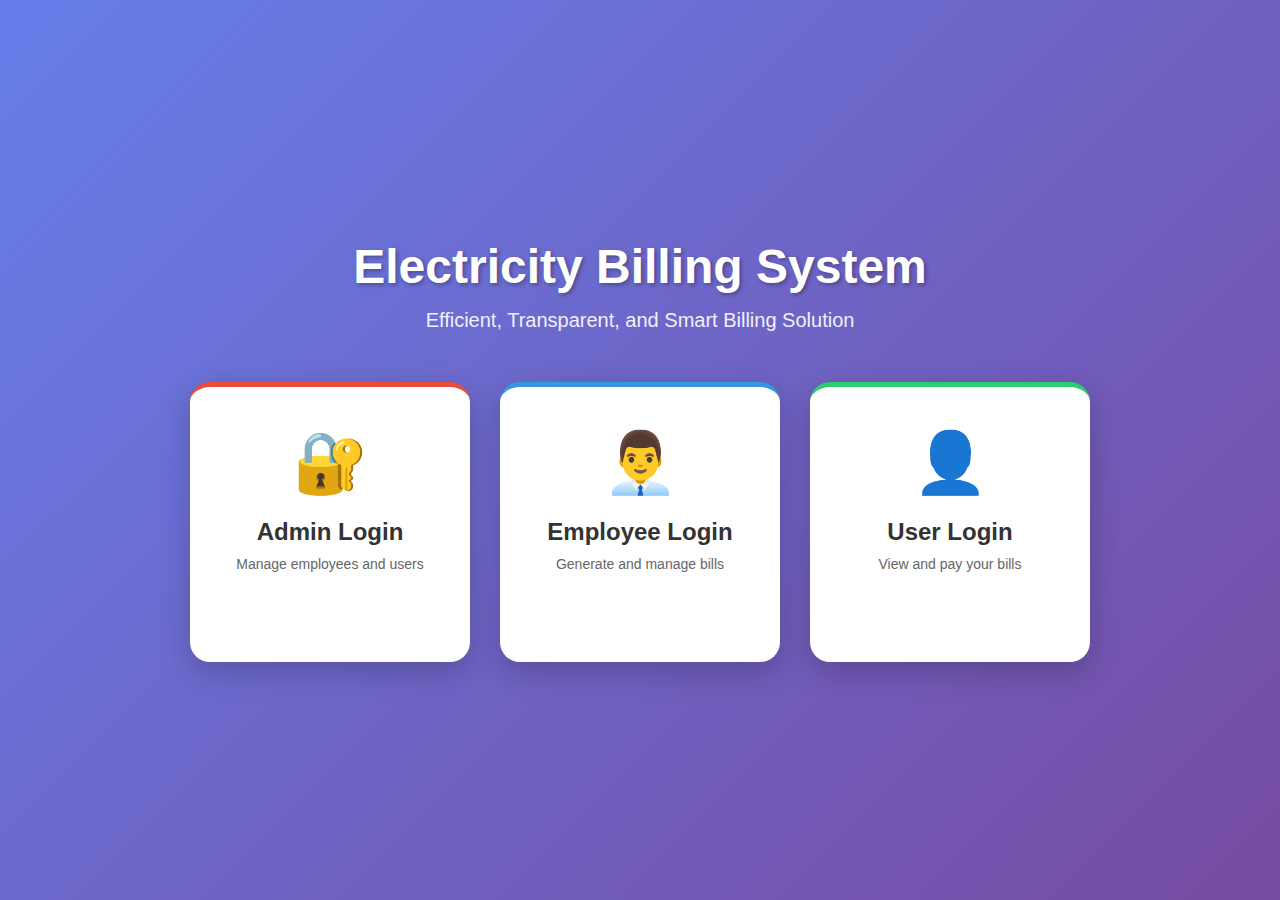
<file: LAB_1/index.html>
<!DOCTYPE html>
<html lang="en">
<head>
    <meta charset="UTF-8">
    <meta name="viewport" content="width=device-width, initial-scale=1.0">
    <title>Electricity Billing System - Home</title>
    <link rel="stylesheet" href="style.css">
</head>
<body>
    <div class="index-container">
        <div class="index-content">
        
            <h1>Electricity Billing System</h1>
            <p>Efficient, Transparent, and Smart Billing Solution</p>
            
            <div class="login-options">
                <a href="admin_login.php" class="login-card admin">
                    <div class="login-card-icon">🔐</div>
                    <h3>Admin Login</h3>
                    <p>Manage employees and users</p>
                </a>
                
                <a href="employee_login.php" class="login-card employee">
                    <div class="login-card-icon">👨‍💼</div>
                    <h3>Employee Login</h3>
                    <p>Generate and manage bills</p>
                </a>
                
                <a href="user_login.php" class="login-card user">
                    <div class="login-card-icon">👤</div>
                    <h3>User Login</h3>
                    <p>View and pay your bills</p>
                </a>
            </div>
        </div>
    </div>
</body>
</html>
</file>
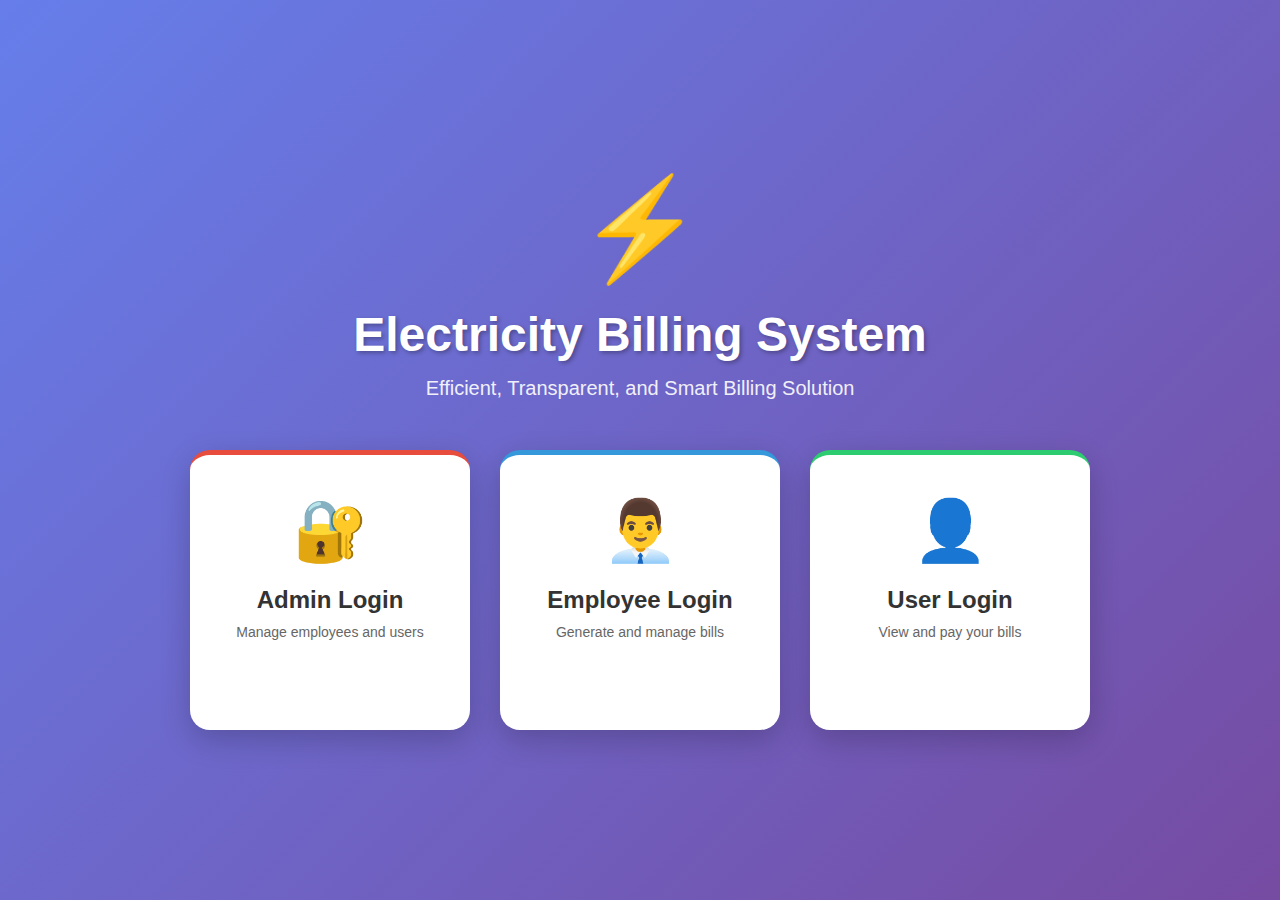
<file: TASK-1/index.html>
<!DOCTYPE html>
<html lang="en">
<head>
    <meta charset="UTF-8">
    <meta name="viewport" content="width=device-width, initial-scale=1.0">
    <title>Electricity Billing System - Home</title>
    <link rel="stylesheet" href="style.css">
</head>
<body>
    <div class="index-container">
        <div class="index-content">
            <div class="index-logo">⚡</div>
            <h1>Electricity Billing System</h1>
            <p>Efficient, Transparent, and Smart Billing Solution</p>
            
            <div class="login-options">
                <a href="admin_login.php" class="login-card admin">
                    <div class="login-card-icon">🔐</div>
                    <h3>Admin Login</h3>
                    <p>Manage employees and users</p>
                </a>
                
                <a href="employee_login.php" class="login-card employee">
                    <div class="login-card-icon">👨‍💼</div>
                    <h3>Employee Login</h3>
                    <p>Generate and manage bills</p>
                </a>
                
                <a href="user_login.php" class="login-card user">
                    <div class="login-card-icon">👤</div>
                    <h3>User Login</h3>
                    <p>View and pay your bills</p>
                </a>
            </div>
        </div>
    </div>
</body>
</html>
</file>
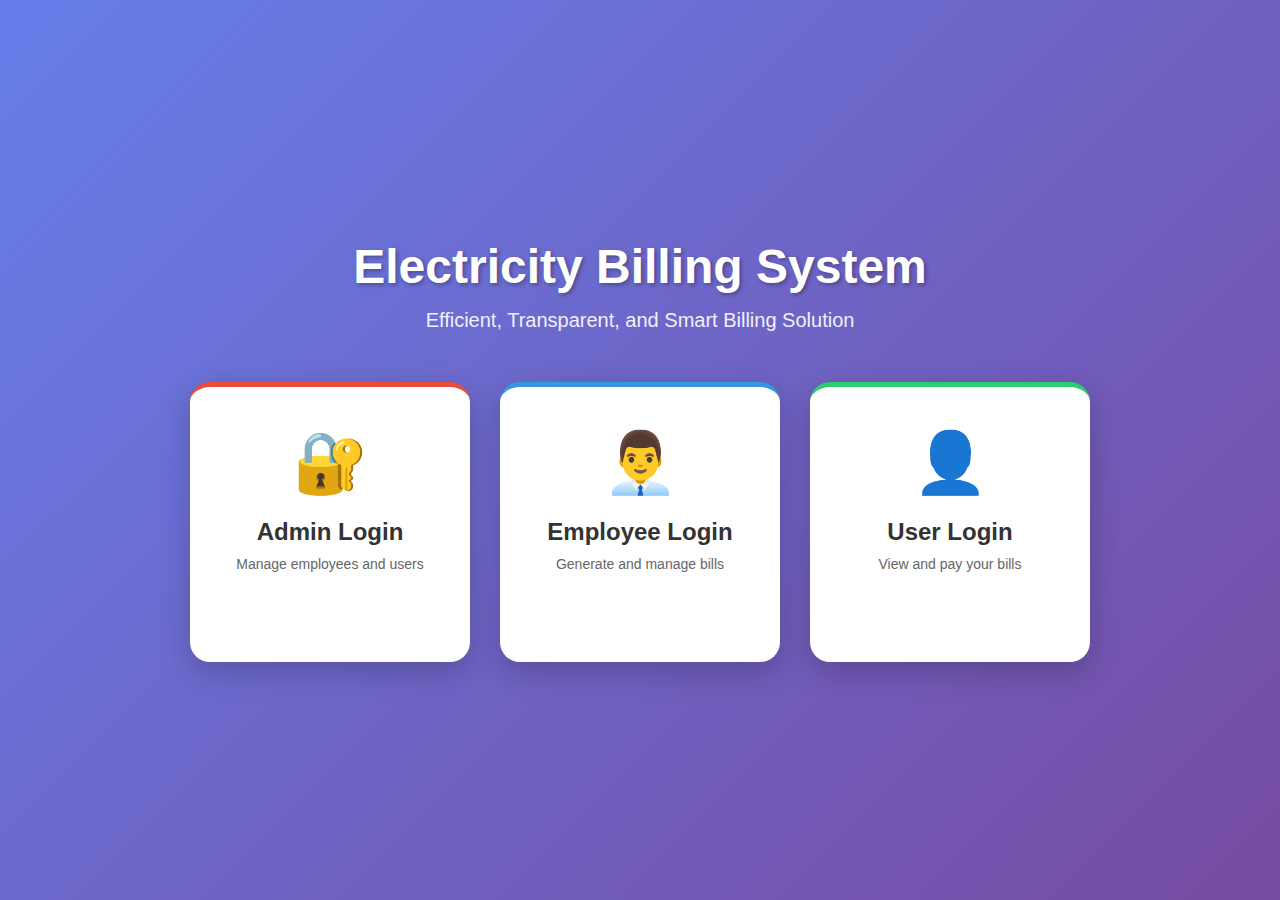
<file: Electricity Billing System TASK-2/public/index.html>
<!DOCTYPE html>
<html lang="en">
<head>
    <meta charset="UTF-8">
    <meta name="viewport" content="width=device-width, initial-scale=1.0">
    <title>Electricity Billing System - Home</title>
    <link rel="stylesheet" href="../assets/style.css">
</head>
<body>
    <div class="index-container">
        <div class="index-content">
        
            <h1>Electricity Billing System</h1>
            <p>Efficient, Transparent, and Smart Billing Solution</p>
            
            <div class="login-options">
                <a href="../authentication/admin_login.php" class="login-card admin">
                    <div class="login-card-icon">🔐</div>
                    <h3>Admin Login</h3>
                    <p>Manage employees and users</p>
                </a>
                
                <a href="../authentication/employee_login.php" class="login-card employee">
                    <div class="login-card-icon">👨‍💼</div>
                    <h3>Employee Login</h3>
                    <p>Generate and manage bills</p>
                </a>
                
                <a href="../authentication/user_login.php" class="login-card user">
                    <div class="login-card-icon">👤</div>
                    <h3>User Login</h3>
                    <p>View and pay your bills</p>
                </a>
            </div>
        </div>
    </div>
</body>
</html>
</file>
<file: LAB_1/style.css>
/* Global Styles */
* {
    margin: 0;
    padding: 0;
    box-sizing: border-box;
}

body {
    font-family: 'Segoe UI', Tahoma, Geneva, Verdana, sans-serif;
    background: linear-gradient(135deg, #667eea 0%, #764ba2 100%);
    min-height: 100vh;
}

/* Index Page Styles */
.index-container {
    min-height: 100vh;
    display: flex;
    align-items: center;
    justify-content: center;
    padding: 20px;
}

.index-content {
    text-align: center;
    color: white;
}

.index-logo {
    font-size: 100px;
    margin-bottom: 20px;
    animation: pulse 2s infinite;
}

@keyframes pulse {
    0%, 100% { transform: scale(1); }
    50% { transform: scale(1.1); }
}

.index-content h1 {
    font-size: 48px;
    margin-bottom: 15px;
    text-shadow: 2px 2px 4px rgba(0,0,0,0.3);
}

.index-content p {
    font-size: 20px;
    margin-bottom: 50px;
    opacity: 0.9;
}

.login-options {
    display: flex;
    gap: 30px;
    justify-content: center;
    flex-wrap: wrap;
}

.login-card {
    background: white;
    padding: 40px;
    border-radius: 20px;
    width: 280px;
    transition: all 0.3s;
    cursor: pointer;
    text-decoration: none;
    color: inherit;
    box-shadow: 0 10px 30px rgba(0,0,0,0.2);
}

.login-card:hover {
    transform: translateY(-10px);
    box-shadow: 0 20px 50px rgba(0,0,0,0.3);
}

.login-card-icon {
    font-size: 60px;
    margin-bottom: 20px;
}

.login-card h3 {
    font-size: 24px;
    margin-bottom: 10px;
    color: #333;
}

.login-card p {
    font-size: 14px;
    color: #666;
    opacity: 1;
}

.login-card.admin { border-top: 5px solid #e74c3c; }
.login-card.employee { border-top: 5px solid #3498db; }
.login-card.user { border-top: 5px solid #2ecc71; }

/* Login Page Styles */
.login-container {
    min-height: 100vh;
    display: flex;
    align-items: center;
    justify-content: center;
    padding: 20px;
}

.login-box {
    background: white;
    padding: 40px;
    border-radius: 20px;
    box-shadow: 0 20px 60px rgba(0,0,0,0.3);
    width: 100%;
    max-width: 450px;
    animation: slideUp 0.5s ease;
}

@keyframes slideUp {
    from {
        opacity: 0;
        transform: translateY(30px);
    }
    to {
        opacity: 1;
        transform: translateY(0);
    }
}

.login-header {
    text-align: center;
    margin-bottom: 30px;
}

.login-header h1 {
    font-size: 32px;
    color: #333;
    margin-bottom: 5px;
}

.login-header p {
    color: #666;
    font-size: 14px;
}

.form-group {
    margin-bottom: 20px;
}

.form-group label {
    display: block;
    margin-bottom: 8px;
    color: #333;
    font-weight: 600;
}

.form-group input,
.form-group select,
.form-group textarea {
    width: 100%;
    padding: 12px 15px;
    border: 2px solid #e0e0e0;
    border-radius: 8px;
    font-size: 14px;
    transition: all 0.3s;
}

.form-group input:focus,
.form-group select:focus,
.form-group textarea:focus {
    outline: none;
    border-color: #667eea;
    box-shadow: 0 0 0 3px rgba(102, 126, 234, 0.1);
}

.form-group textarea {
    resize: vertical;
    min-height: 100px;
}

.btn {
    width: 100%;
    padding: 14px;
    border: none;
    border-radius: 8px;
    font-size: 16px;
    font-weight: 600;
    cursor: pointer;
    transition: all 0.3s;
}

.btn-primary {
    background: linear-gradient(135deg, #667eea 0%, #764ba2 100%);
    color: white;
}

.btn-primary:hover {
    transform: translateY(-2px);
    box-shadow: 0 5px 20px rgba(102, 126, 234, 0.4);
}

.btn-success {
    background: linear-gradient(135deg, #2ecc71 0%, #27ae60 100%);
    color: white;
}

.btn-danger {
    background: linear-gradient(135deg, #e74c3c 0%, #c0392b 100%);
    color: white;
}

.alert {
    padding: 12px;
    border-radius: 8px;
    margin-bottom: 20px;
    font-size: 14px;
}

.alert-success {
    background: #d4edda;
    color: #155724;
    border: 1px solid #c3e6cb;
}

.alert-error {
    background: #f8d7da;
    color: #721c24;
    border: 1px solid #f5c6cb;
}

.back-link {
    text-align: center;
    margin-top: 20px;
}

.back-link a {
    color: #667eea;
    text-decoration: none;
    font-size: 14px;
}

.back-link a:hover {
    text-decoration: underline;
}

/* Dashboard Styles */
.dashboard {
    min-height: 100vh;
    background: #f5f7fa;
}

.navbar {
    background: linear-gradient(135deg, #667eea 0%, #764ba2 100%);
    color: white;
    padding: 15px 30px;
    display: flex;
    justify-content: space-between;
    align-items: center;
    box-shadow: 0 2px 10px rgba(0,0,0,0.1);
}

.navbar h1 {
    font-size: 24px;
}

.navbar-right {
    display: flex;
    gap: 20px;
    align-items: center;
}

.navbar a {
    color: white;
    text-decoration: none;
    padding: 8px 16px;
    border-radius: 5px;
    transition: background 0.3s;
}

.navbar a:hover {
    background: rgba(255,255,255,0.2);
}

.container {
    max-width: 1200px;
    margin: 30px auto;
    padding: 0 20px;
}

.card {
    background: white;
    padding: 30px;
    border-radius: 15px;
    box-shadow: 0 5px 15px rgba(0,0,0,0.08);
    margin-bottom: 30px;
}

.card h2 {
    color: #333;
    margin-bottom: 20px;
}

.stats-grid {
    display: grid;
    grid-template-columns: repeat(auto-fit, minmax(250px, 1fr));
    gap: 20px;
    margin-bottom: 30px;
}

.stat-card {
    background: white;
    padding: 25px;
    border-radius: 15px;
    box-shadow: 0 5px 15px rgba(0,0,0,0.08);
    transition: transform 0.3s;
}

.stat-card:hover {
    transform: translateY(-5px);
}

.stat-card h3 {
    color: #666;
    font-size: 14px;
    margin-bottom: 10px;
    text-transform: uppercase;
}

.stat-card .number {
    font-size: 36px;
    font-weight: bold;
    color: #667eea;
}

/* Table Styles */
table {
    width: 100%;
    border-collapse: collapse;
    margin-top: 20px;
}

table thead {
    background: #f8f9fa;
}

table th,
table td {
    padding: 12px;
    text-align: left;
    border-bottom: 1px solid #e0e0e0;
}

table th {
    font-weight: 600;
    color: #333;
}

table tr:hover {
    background: #f8f9fa;
}

.badge {
    padding: 4px 12px;
    border-radius: 12px;
    font-size: 12px;
    font-weight: 600;
}

.badge-pending {
    background: #fef3c7;
    color: #92400e;
}

.badge-paid {
    background: #dcfce7;
    color: #166534;
}

.btn-sm {
    padding: 6px 16px;
    font-size: 13px;
    display: inline-block;
    text-decoration: none;
    border-radius: 5px;
    transition: all 0.3s;
}

.btn-view {
    background: #3498db;
    color: white;
}

.btn-generate {
    background: #2ecc71;
    color: white;
}

/* Bill Print Styles */
.bill-container {
    background: white;
    max-width: 900px;
    margin: 30px auto;
    border-radius: 15px;
    overflow: hidden;
    box-shadow: 0 10px 30px rgba(0,0,0,0.1);
}

.bill-header {
    background: linear-gradient(135deg, #667eea 0%, #764ba2 100%);
    color: white;
    padding: 30px;
    text-align: center;
}

.bill-header h1 {
    font-size: 36px;
    margin-bottom: 5px;
}

.bill-content {
    padding: 40px;
}

.bill-info-grid {
    display: grid;
    grid-template-columns: 1fr 1fr;
    gap: 30px;
    margin-bottom: 30px;
}

.info-section h3 {
    color: #667eea;
    font-size: 14px;
    text-transform: uppercase;
    margin-bottom: 15px;
    letter-spacing: 1px;
}

.info-row {
    display: flex;
    justify-content: space-between;
    padding: 10px 0;
    border-bottom: 1px solid #f0f0f0;
}

.info-label {
    color: #666;
    font-weight: 500;
}

.info-value {
    color: #333;
    font-weight: 600;
}

@media print {
    body {
        background: white;
    }
    
    .navbar,
    .btn,
    .back-link {
        display: none;
    }
}
</file>
<file: TASK-1/style.css>
/* Global Styles */
* {
    margin: 0;
    padding: 0;
    box-sizing: border-box;
}

body {
    font-family: 'Segoe UI', Tahoma, Geneva, Verdana, sans-serif;
    background: linear-gradient(135deg, #667eea 0%, #764ba2 100%);
    min-height: 100vh;
}

/* Index Page Styles */
.index-container {
    min-height: 100vh;
    display: flex;
    align-items: center;
    justify-content: center;
    padding: 20px;
}

.index-content {
    text-align: center;
    color: white;
}

.index-logo {
    font-size: 100px;
    margin-bottom: 20px;
    animation: pulse 2s infinite;
}

@keyframes pulse {
    0%, 100% { transform: scale(1); }
    50% { transform: scale(1.1); }
}

.index-content h1 {
    font-size: 48px;
    margin-bottom: 15px;
    text-shadow: 2px 2px 4px rgba(0,0,0,0.3);
}

.index-content p {
    font-size: 20px;
    margin-bottom: 50px;
    opacity: 0.9;
}

.login-options {
    display: flex;
    gap: 30px;
    justify-content: center;
    flex-wrap: wrap;
}

.login-card {
    background: white;
    padding: 40px;
    border-radius: 20px;
    width: 280px;
    transition: all 0.3s;
    cursor: pointer;
    text-decoration: none;
    color: inherit;
    box-shadow: 0 10px 30px rgba(0,0,0,0.2);
}

.login-card:hover {
    transform: translateY(-10px);
    box-shadow: 0 20px 50px rgba(0,0,0,0.3);
}

.login-card-icon {
    font-size: 60px;
    margin-bottom: 20px;
}

.login-card h3 {
    font-size: 24px;
    margin-bottom: 10px;
    color: #333;
}

.login-card p {
    font-size: 14px;
    color: #666;
    opacity: 1;
}

.login-card.admin { border-top: 5px solid #e74c3c; }
.login-card.employee { border-top: 5px solid #3498db; }
.login-card.user { border-top: 5px solid #2ecc71; }

/* Login Page Styles */
.login-container {
    min-height: 100vh;
    display: flex;
    align-items: center;
    justify-content: center;
    padding: 20px;
}

.login-box {
    background: white;
    padding: 40px;
    border-radius: 20px;
    box-shadow: 0 20px 60px rgba(0,0,0,0.3);
    width: 100%;
    max-width: 450px;
    animation: slideUp 0.5s ease;
}

@keyframes slideUp {
    from {
        opacity: 0;
        transform: translateY(30px);
    }
    to {
        opacity: 1;
        transform: translateY(0);
    }
}

.login-header {
    text-align: center;
    margin-bottom: 30px;
}

.login-header h1 {
    font-size: 32px;
    color: #333;
    margin-bottom: 5px;
}

.login-header p {
    color: #666;
    font-size: 14px;
}

.form-group {
    margin-bottom: 20px;
}

.form-group label {
    display: block;
    margin-bottom: 8px;
    color: #333;
    font-weight: 600;
}

.form-group input,
.form-group select,
.form-group textarea {
    width: 100%;
    padding: 12px 15px;
    border: 2px solid #e0e0e0;
    border-radius: 8px;
    font-size: 14px;
    transition: all 0.3s;
}

.form-group input:focus,
.form-group select:focus,
.form-group textarea:focus {
    outline: none;
    border-color: #667eea;
    box-shadow: 0 0 0 3px rgba(102, 126, 234, 0.1);
}

.form-group textarea {
    resize: vertical;
    min-height: 100px;
}

.btn {
    width: 100%;
    padding: 14px;
    border: none;
    border-radius: 8px;
    font-size: 16px;
    font-weight: 600;
    cursor: pointer;
    transition: all 0.3s;
}

.btn-primary {
    background: linear-gradient(135deg, #667eea 0%, #764ba2 100%);
    color: white;
}

.btn-primary:hover {
    transform: translateY(-2px);
    box-shadow: 0 5px 20px rgba(102, 126, 234, 0.4);
}

.btn-success {
    background: linear-gradient(135deg, #2ecc71 0%, #27ae60 100%);
    color: white;
}

.btn-danger {
    background: linear-gradient(135deg, #e74c3c 0%, #c0392b 100%);
    color: white;
}

.alert {
    padding: 12px;
    border-radius: 8px;
    margin-bottom: 20px;
    font-size: 14px;
}

.alert-success {
    background: #d4edda;
    color: #155724;
    border: 1px solid #c3e6cb;
}

.alert-error {
    background: #f8d7da;
    color: #721c24;
    border: 1px solid #f5c6cb;
}

.back-link {
    text-align: center;
    margin-top: 20px;
}

.back-link a {
    color: #667eea;
    text-decoration: none;
    font-size: 14px;
}

.back-link a:hover {
    text-decoration: underline;
}

/* Dashboard Styles */
.dashboard {
    min-height: 100vh;
    background: #f5f7fa;
}

.navbar {
    background: linear-gradient(135deg, #667eea 0%, #764ba2 100%);
    color: white;
    padding: 15px 30px;
    display: flex;
    justify-content: space-between;
    align-items: center;
    box-shadow: 0 2px 10px rgba(0,0,0,0.1);
}

.navbar h1 {
    font-size: 24px;
}

.navbar-right {
    display: flex;
    gap: 20px;
    align-items: center;
}

.navbar a {
    color: white;
    text-decoration: none;
    padding: 8px 16px;
    border-radius: 5px;
    transition: background 0.3s;
}

.navbar a:hover {
    background: rgba(255,255,255,0.2);
}

.container {
    max-width: 1200px;
    margin: 30px auto;
    padding: 0 20px;
}

.card {
    background: white;
    padding: 30px;
    border-radius: 15px;
    box-shadow: 0 5px 15px rgba(0,0,0,0.08);
    margin-bottom: 30px;
}

.card h2 {
    color: #333;
    margin-bottom: 20px;
}

.stats-grid {
    display: grid;
    grid-template-columns: repeat(auto-fit, minmax(250px, 1fr));
    gap: 20px;
    margin-bottom: 30px;
}

.stat-card {
    background: white;
    padding: 25px;
    border-radius: 15px;
    box-shadow: 0 5px 15px rgba(0,0,0,0.08);
    transition: transform 0.3s;
}

.stat-card:hover {
    transform: translateY(-5px);
}

.stat-card h3 {
    color: #666;
    font-size: 14px;
    margin-bottom: 10px;
    text-transform: uppercase;
}

.stat-card .number {
    font-size: 36px;
    font-weight: bold;
    color: #667eea;
}

/* Table Styles */
table {
    width: 100%;
    border-collapse: collapse;
    margin-top: 20px;
}

table thead {
    background: #f8f9fa;
}

table th,
table td {
    padding: 12px;
    text-align: left;
    border-bottom: 1px solid #e0e0e0;
}

table th {
    font-weight: 600;
    color: #333;
}

table tr:hover {
    background: #f8f9fa;
}

.badge {
    padding: 4px 12px;
    border-radius: 12px;
    font-size: 12px;
    font-weight: 600;
}

.badge-pending {
    background: #fef3c7;
    color: #92400e;
}

.badge-paid {
    background: #dcfce7;
    color: #166534;
}

.btn-sm {
    padding: 6px 16px;
    font-size: 13px;
    display: inline-block;
    text-decoration: none;
    border-radius: 5px;
    transition: all 0.3s;
}

.btn-view {
    background: #3498db;
    color: white;
}

.btn-generate {
    background: #2ecc71;
    color: white;
}

/* Bill Print Styles */
.bill-container {
    background: white;
    max-width: 900px;
    margin: 30px auto;
    border-radius: 15px;
    overflow: hidden;
    box-shadow: 0 10px 30px rgba(0,0,0,0.1);
}

.bill-header {
    background: linear-gradient(135deg, #667eea 0%, #764ba2 100%);
    color: white;
    padding: 30px;
    text-align: center;
}

.bill-header h1 {
    font-size: 36px;
    margin-bottom: 5px;
}

.bill-content {
    padding: 40px;
}

.bill-info-grid {
    display: grid;
    grid-template-columns: 1fr 1fr;
    gap: 30px;
    margin-bottom: 30px;
}

.info-section h3 {
    color: #667eea;
    font-size: 14px;
    text-transform: uppercase;
    margin-bottom: 15px;
    letter-spacing: 1px;
}

.info-row {
    display: flex;
    justify-content: space-between;
    padding: 10px 0;
    border-bottom: 1px solid #f0f0f0;
}

.info-label {
    color: #666;
    font-weight: 500;
}

.info-value {
    color: #333;
    font-weight: 600;
}

@media print {
    body {
        background: white;
    }
    
    .navbar,
    .btn,
    .back-link {
        display: none;
    }
}
</file>
<file: Electricity Billing System TASK-2/assets/style.css>
/* Global Styles */
* {
    margin: 0;
    padding: 0;
    box-sizing: border-box;
}

body {
    font-family: 'Segoe UI', Tahoma, Geneva, Verdana, sans-serif;
    background: linear-gradient(135deg, #667eea 0%, #764ba2 100%);
    min-height: 100vh;
}

/* Index Page Styles */
.index-container {
    min-height: 100vh;
    display: flex;
    align-items: center;
    justify-content: center;
    padding: 20px;
}

.index-content {
    text-align: center;
    color: white;
}

.index-logo {
    font-size: 100px;
    margin-bottom: 20px;
    animation: pulse 2s infinite;
}

@keyframes pulse {
    0%, 100% { transform: scale(1); }
    50% { transform: scale(1.1); }
}

.index-content h1 {
    font-size: 48px;
    margin-bottom: 15px;
    text-shadow: 2px 2px 4px rgba(0,0,0,0.3);
}

.index-content p {
    font-size: 20px;
    margin-bottom: 50px;
    opacity: 0.9;
}

.login-options {
    display: flex;
    gap: 30px;
    justify-content: center;
    flex-wrap: wrap;
}

.login-card {
    background: white;
    padding: 40px;
    border-radius: 20px;
    width: 280px;
    transition: all 0.3s;
    cursor: pointer;
    text-decoration: none;
    color: inherit;
    box-shadow: 0 10px 30px rgba(0,0,0,0.2);
}

.login-card:hover {
    transform: translateY(-10px);
    box-shadow: 0 20px 50px rgba(0,0,0,0.3);
}

.login-card-icon {
    font-size: 60px;
    margin-bottom: 20px;
}

.login-card h3 {
    font-size: 24px;
    margin-bottom: 10px;
    color: #333;
}

.login-card p {
    font-size: 14px;
    color: #666;
    opacity: 1;
}

.login-card.admin { border-top: 5px solid #e74c3c; }
.login-card.employee { border-top: 5px solid #3498db; }
.login-card.user { border-top: 5px solid #2ecc71; }

/* Login Page Styles */
.login-container {
    min-height: 100vh;
    display: flex;
    align-items: center;
    justify-content: center;
    padding: 20px;
}

.login-box {
    background: white;
    padding: 40px;
    border-radius: 20px;
    box-shadow: 0 20px 60px rgba(0,0,0,0.3);
    width: 100%;
    max-width: 450px;
    animation: slideUp 0.5s ease;
}

@keyframes slideUp {
    from {
        opacity: 0;
        transform: translateY(30px);
    }
    to {
        opacity: 1;
        transform: translateY(0);
    }
}

.login-header {
    text-align: center;
    margin-bottom: 30px;
}

.login-header h1 {
    font-size: 32px;
    color: #333;
    margin-bottom: 5px;
}

.login-header p {
    color: #666;
    font-size: 14px;
}

.form-group {
    margin-bottom: 20px;
}

.form-group label {
    display: block;
    margin-bottom: 8px;
    color: #333;
    font-weight: 600;
}

.form-group input,
.form-group select,
.form-group textarea {
    width: 100%;
    padding: 12px 15px;
    border: 2px solid #e0e0e0;
    border-radius: 8px;
    font-size: 14px;
    transition: all 0.3s;
}

.form-group input:focus,
.form-group select:focus,
.form-group textarea:focus {
    outline: none;
    border-color: #667eea;
    box-shadow: 0 0 0 3px rgba(102, 126, 234, 0.1);
}

.form-group textarea {
    resize: vertical;
    min-height: 100px;
}

.btn {
    width: 100%;
    padding: 14px;
    border: none;
    border-radius: 8px;
    font-size: 16px;
    font-weight: 600;
    cursor: pointer;
    transition: all 0.3s;
}

.btn-primary {
    background: linear-gradient(135deg, #667eea 0%, #764ba2 100%);
    color: white;
}

.btn-primary:hover {
    transform: translateY(-2px);
    box-shadow: 0 5px 20px rgba(102, 126, 234, 0.4);
}

.btn-success {
    background: linear-gradient(135deg, #2ecc71 0%, #27ae60 100%);
    color: white;
}

.btn-danger {
    background: linear-gradient(135deg, #e74c3c 0%, #c0392b 100%);
    color: white;
}

.alert {
    padding: 12px;
    border-radius: 8px;
    margin-bottom: 20px;
    font-size: 14px;
}

.alert-success {
    background: #d4edda;
    color: #155724;
    border: 1px solid #c3e6cb;
}

.alert-error {
    background: #f8d7da;
    color: #721c24;
    border: 1px solid #f5c6cb;
}

.back-link {
    text-align: center;
    margin-top: 20px;
}

.back-link a {
    color: #667eea;
    text-decoration: none;
    font-size: 14px;
}

.back-link a:hover {
    text-decoration: underline;
}

/* Dashboard Styles */
.dashboard {
    min-height: 100vh;
    background: #f5f7fa;
}

.navbar {
    background: linear-gradient(135deg, #667eea 0%, #764ba2 100%);
    color: white;
    padding: 15px 30px;
    display: flex;
    justify-content: space-between;
    align-items: center;
    box-shadow: 0 2px 10px rgba(0,0,0,0.1);
}

.navbar h1 {
    font-size: 24px;
}

.navbar-right {
    display: flex;
    gap: 20px;
    align-items: center;
}

.navbar a {
    color: white;
    text-decoration: none;
    padding: 8px 16px;
    border-radius: 5px;
    transition: background 0.3s;
}

.navbar a:hover {
    background: rgba(255,255,255,0.2);
}

.container {
    max-width: 1200px;
    margin: 30px auto;
    padding: 0 20px;
}

.card {
    background: white;
    padding: 30px;
    border-radius: 15px;
    box-shadow: 0 5px 15px rgba(0,0,0,0.08);
    margin-bottom: 30px;
}

.card h2 {
    color: #333;
    margin-bottom: 20px;
}

.stats-grid {
    display: grid;
    grid-template-columns: repeat(auto-fit, minmax(250px, 1fr));
    gap: 20px;
    margin-bottom: 30px;
}

.stat-card {
    background: white;
    padding: 25px;
    border-radius: 15px;
    box-shadow: 0 5px 15px rgba(0,0,0,0.08);
    transition: transform 0.3s;
}

.stat-card:hover {
    transform: translateY(-5px);
}

.stat-card h3 {
    color: #666;
    font-size: 14px;
    margin-bottom: 10px;
    text-transform: uppercase;
}

.stat-card .number {
    font-size: 36px;
    font-weight: bold;
    color: #667eea;
}

/* Table Styles */
table {
    width: 100%;
    border-collapse: collapse;
    margin-top: 20px;
}

table thead {
    background: #f8f9fa;
}

table th,
table td {
    padding: 12px;
    text-align: left;
    border-bottom: 1px solid #e0e0e0;
}

table th {
    font-weight: 600;
    color: #333;
}

table tr:hover {
    background: #f8f9fa;
}

.badge {
    padding: 4px 12px;
    border-radius: 12px;
    font-size: 12px;
    font-weight: 600;
}

.badge-pending {
    background: #fef3c7;
    color: #92400e;
}

.badge-paid {
    background: #dcfce7;
    color: #166534;
}

.btn-sm {
    padding: 6px 16px;
    font-size: 13px;
    display: inline-block;
    text-decoration: none;
    border-radius: 5px;
    transition: all 0.3s;
}

.btn-view {
    background: #3498db;
    color: white;
}

.btn-generate {
    background: #2ecc71;
    color: white;
}

/* Bill Print Styles */
.bill-container {
    background: white;
    max-width: 900px;
    margin: 30px auto;
    border-radius: 15px;
    overflow: hidden;
    box-shadow: 0 10px 30px rgba(0,0,0,0.1);
}

.bill-header {
    background: linear-gradient(135deg, #667eea 0%, #764ba2 100%);
    color: white;
    padding: 30px;
    text-align: center;
}

.bill-header h1 {
    font-size: 36px;
    margin-bottom: 5px;
}

.bill-content {
    padding: 40px;
}

.bill-info-grid {
    display: grid;
    grid-template-columns: 1fr 1fr;
    gap: 30px;
    margin-bottom: 30px;
}

.info-section h3 {
    color: #667eea;
    font-size: 14px;
    text-transform: uppercase;
    margin-bottom: 15px;
    letter-spacing: 1px;
}

.info-row {
    display: flex;
    justify-content: space-between;
    padding: 10px 0;
    border-bottom: 1px solid #f0f0f0;
}

.info-label {
    color: #666;
    font-weight: 500;
}

.info-value {
    color: #333;
    font-weight: 600;
}

@media print {
    body {
        background: white;
    }
    
    .navbar,
    .btn,
    .back-link {
        display: none;
    }
}
</file>
